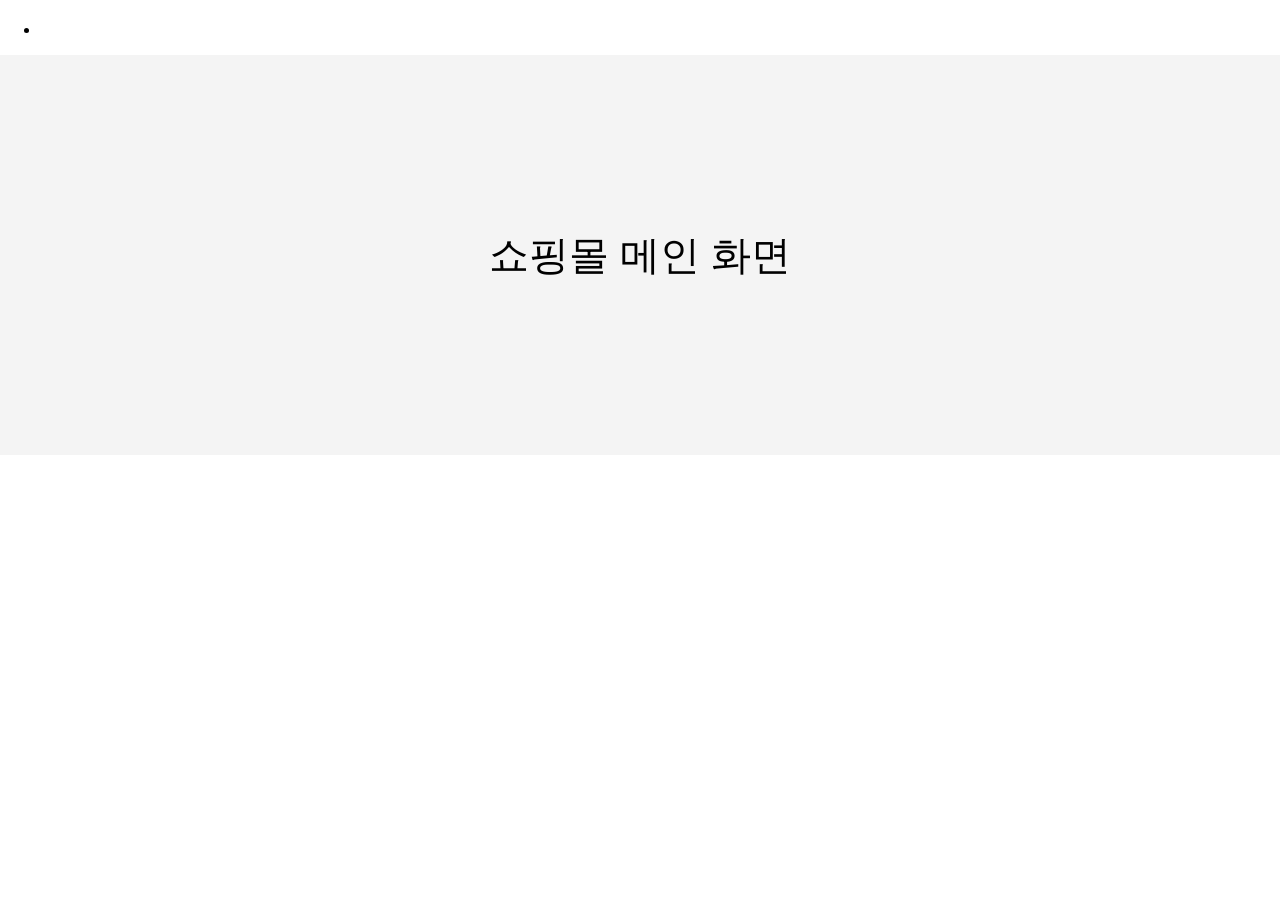
<file: src/main/resources/templates/main/index.html>
<!DOCTYPE html>
<html xmlns:th="http://www.thymeleaf.org">

<head>
    <meta charset="UTF-8">
    <title>쇼핑몰 메인</title>
    <style>
        body {
            margin: 0;
            font-family: Arial;
        }

        .top-menu {
            display: flex;
            justify-content: space-between;
            padding: 20px;
            background-color: #222;
            color: white;
        }

        .top-menu a {
            color: white;
            text-decoration: none;
        }

        .menu ul {
            display: flex;
            list-style: none;
            background-color: #444;
            margin: 0;
            padding: 15px;
        }

        .menu li {
            margin-right: 30px;
        }

        .menu a {
            color: white;
            text-decoration: none;
        }

        .main-banner {
            height: 400px;
            background-color: #f4f4f4;
            display: flex;
            justify-content: center;
            align-items: center;
            font-size: 40px;
        }

        
    </style>

</head>

<body>

<!-- header 
 파일위치가 layout/header
 저 파일에서 다음과 같이 지정된
 <div th:fragment="headerFragment"> 
 headerFragment를 가져와서 index 화면에 붙여라-->
<div th:replace="layout/header :: headerFragment"></div>

<!-- 컨트롤러로 부터 받은 message 값 출력-->
<h1 th:text="${message}"></h1>

<!-- 컨트롤러로 부터 받은 과일의 목록 출력. 주의 : 컨트롤러가 넘긴 것은 배열-->
<ul>
    <li th:each="f : ${fruits}" th:text="${f}">
</ul>

<!-- 메인 배너 -->
<section class="main-banner">
    쇼핑몰 메인 화면
</section>

<!-- footer -->
<div th:replace="layout/footer :: footerFragment"></div>
<script>
</script>
</body>
</html>
</file>
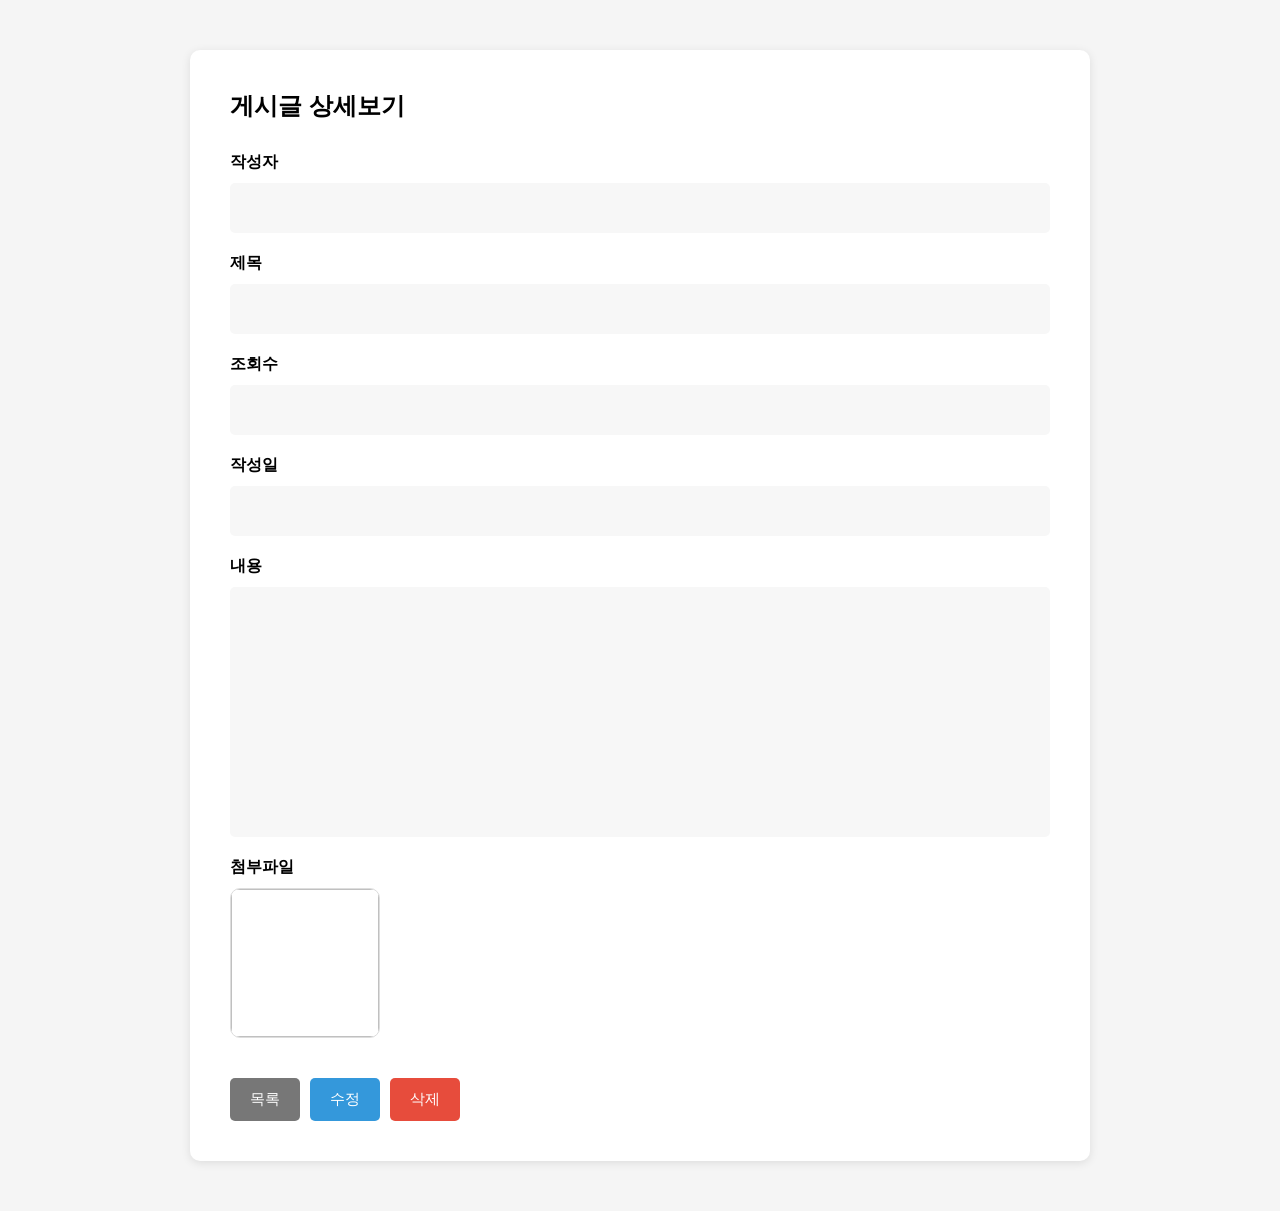
<file: src/main/resources/templates/board/detail.html>
<!DOCTYPE html>
<html xmlns:th="http://www.thymeleaf.org">

<head>
    <meta charset="UTF-8">
    <title>게시글 상세보기</title>

    <style>

        *{
            margin:0;
            padding:0;
            box-sizing:border-box;
        }

        body{
            font-family: Arial, sans-serif;
            background:#f5f5f5;
        }

        .container{
            width:900px;
            margin:50px auto;
            background:white;
            padding:40px;
            border-radius:10px;
            box-shadow:0 2px 10px rgba(0,0,0,0.1);
        }

        h2{
            margin-bottom:30px;
        }

        .info-box{
            margin-bottom:20px;
        }

        .label{
            font-weight:bold;
            margin-bottom:10px;
            display:block;
        }

        .value{
            padding:15px;
            background:#f7f7f7;
            border-radius:5px;
            min-height:50px;
        }

        .content-box{
            min-height:250px;
            white-space:pre-wrap;
        }

        .preview-list{
            display:flex;
            gap:15px;
            flex-wrap:wrap;
            margin-top:10px;
        }

        .preview-item{
            width:150px;
            height:150px;
            border-radius:10px;
            overflow:hidden;
            border:1px solid #ddd;
        }

        .preview-item img{
            width:100%;
            height:100%;
            object-fit:cover;
        }

        .button-area{
            margin-top:40px;
            display:flex;
            gap:10px;
        }

        .button-area a{
            text-decoration:none;
        }

        .list-btn,
        .edit-btn,
        .delete-btn{

            padding:12px 20px;
            border:none;
            border-radius:5px;
            cursor:pointer;
            color:white;
            font-size:15px;
        }

        .list-btn{
            background:#777;
        }

        .edit-btn{
            background:#3498db;
        }

        .delete-btn{
            background:#e74c3c;
        }

    </style>

</head>

<body>

<div th:replace="layout/header :: headerFragment"></div>

<div class="container">

    <h2>게시글 상세보기</h2>

    <!-- 작성자 -->
    <div class="info-box">
        <span class="label">작성자</span>

        <div class="value"
             th:text="${board.writer}">
        </div>
    </div>

    <!-- 제목 -->
    <div class="info-box">
        <span class="label">제목</span>

        <div class="value"
             th:text="${board.title}">
        </div>
    </div>

    <!-- 조회수 -->
    <div class="info-box">
        <span class="label">조회수</span>

        <div class="value"
             th:text="${board.viewCount}">
        </div>
    </div>

    <!-- 작성일 -->
    <div class="info-box">
        <span class="label">작성일</span>

        <div class="value"
             th:text="${#temporals.format(board.createdAt,'yyyy-MM-dd HH:mm')}">
        </div>
    </div>

    <!-- 내용 -->
    <div class="info-box">
        <span class="label">내용</span>

        <div class="value content-box"
             th:text="${board.content}">
        </div>
    </div>

    <!-- 첨부파일 -->
        <div class="info-box" th:if="${board.flist != null and !#lists.isEmpty(board.flist)}">
            <span class="label">첨부파일</span>
            <div class="preview-list">
                            
                <div  th:each="file : ${board.flist}">
                    <div class="preview-item">

                        <!-- 이미지 파일만 출력 -->
                        <img th:if="${#strings.endsWith(
                    file.originalName.toLowerCase(),
                    '.jpg')
                or
                #strings.endsWith(
                    file.originalName.toLowerCase(),
                    '.jpeg')
                or
                #strings.endsWith(
                    file.originalName.toLowerCase(),
                    '.png')
                or
                #strings.endsWith(
                    file.originalName.toLowerCase(),
                    '.gif')}" th:src="@{/download/{id}(id=${file.savedName})}">


                    </div>
                    <div>
                        <!-- 다운로드는 모두 가능. 이전에는 file.id를 넘겼다가 변경 -->
                        <a th:href="@{/download/{id}(id=${file.savedName})}" th:text="${file.originalName}"></a>
                    </div>
                </div>
            </div>
        </div>

    <!-- 버튼 -->
    <div class="button-area">

        <!-- 목록 -->
        <a th:href="@{/boards}">
            <button type="button" class="list-btn">
                목록
            </button>
        </a>

        <!-- 수정 -->
        <a th:href="@{/board/edit/{id}(id=${board.id})}">
            <button type="button" class="edit-btn">
                수정
            </button>
        </a>

        <!-- 삭제 -->
        <a th:href="@{/boards/delete/{id}(id=${board.id})}"
           onclick="return confirm('삭제하시겠습니까?')">

            <button type="button" class="delete-btn">
                삭제
            </button>

        </a>

    </div>

</div>

<div th:replace="layout/footer :: footerFragment"></div>

</body>
</html>
</file>
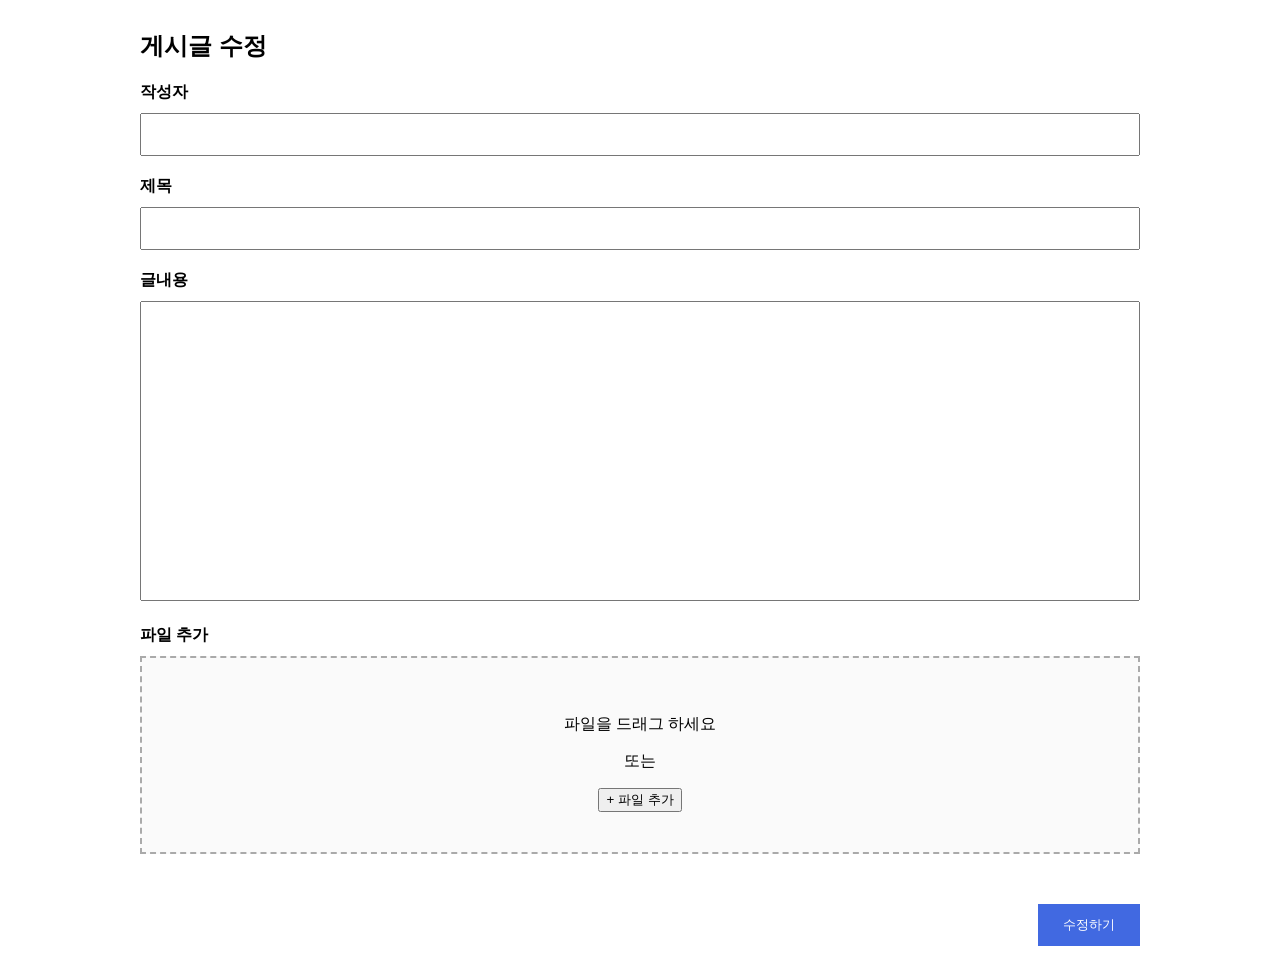
<file: src/main/resources/templates/board/edit.html>
<!DOCTYPE html>
<html xmlns:th="http://www.thymeleaf.org">

<head>
    <meta charset="UTF-8">
    <title>게시글 수정</title>
    <style>
        body {
            font-family: Arial;
            margin: 0;
            padding: 0;
        }

        .container {
            width: 1000px;
            margin: 30px auto;
        }

        .form-group {
            margin-bottom: 20px;
        }

        .form-group label {
            display: block;
            margin-bottom: 10px;
            font-weight: bold;
        }

        .form-group input,
        .form-group textarea {
            width: 100%;
            padding: 12px;
            box-sizing: border-box;
        }

        textarea {
            height: 300px;
            resize: none;
        }

        .file-area {
            border: 2px dashed #aaa;
            padding: 40px;
            text-align: center;
            background-color: #fafafa;
        }

        .file-area.dragover {
            background-color: #e8f0ff;
            border-color: royalblue;
        }

        .button-area {
            margin-top: 30px;
            text-align: right;
        }

        .save-btn {
            padding: 12px 25px;
            background-color: royalblue;
            color: white;
            border: none;
            cursor: pointer;
        }

        .add-file-btn {
            margin-top: 10px;
            padding: 8px 15px;
            cursor: pointer;
        }

        .preview-list {
            display: flex;
            flex-wrap: wrap;
            margin-top: 20px;
            gap: 10px;
        }

        .preview-item {
            position: relative;
            width: 120px;
            height: 120px;
            border: 1px solid #ddd;
            border-radius: 8px;
            overflow: hidden;
        }

        .preview-item img {
            width: 100%;
            height: 100%;
            object-fit: cover;
        }

        .remove-btn {
            position: absolute;
            top: 5px;
            right: 5px;
            background: rgba(0, 0, 0, 0.6);
            color: white;
            border: none;
            border-radius: 50%;
            width: 22px;
            height: 22px;
            cursor: pointer;
            font-size: 14px;
        }
    </style>
</head>

<body>

    <div th:replace="layout/header :: headerFragment"></div>

    <div class="container">

        <h2>게시글 수정</h2>

        <!-- 수정은 PUT 또는 POST + hidden id -->
        <form th:action="@{/boards/update}" method="post" enctype="multipart/form-data">

            <!-- 중요 수정할 아이디를 넘겨야 한다. 이럴때는 다음과 같이 변수를 만들어 넘긴다-->
            <input type="hidden" name="id" th:value="${board.id}">

            <!-- 작성자 -->
            <div class="form-group">
                <label>작성자</label>
                <input type="text" name="writer" th:value="${board.writer}" readonly>
            </div>

            <!-- 제목 -->
            <div class="form-group">
                <label>제목</label>
                <input type="text" name="title" th:value="${board.title}">
            </div>

            <!-- 내용 -->
            <div class="form-group">
                <label>글내용</label>
                <textarea name="content" th:text="${board.content}"></textarea>
            </div>

            <!-- 기존 첨부파일 -->
            <!-- <div class="form-group">
            <label>기존 첨부파일</label>

            <div class="preview-list">

                <div class="preview-item"
                     th:each="file, stat : ${board.files}">

                    <img th:src="@{${file.url}}">

                    기존 파일 삭제용 -->
            <!-- <button type="button"
                            class="remove-btn"
                            th:onclick="|removeExistingFile(${file.id})|">
                        x
                    </button>

                     삭제 대상 hidden 
                    <input type="hidden" name="deleteFileIds" class="deleteFileInput">
                </div>

            </div>
        </div> -->

            <!-- 새 파일 업로드 -->
            <div class="form-group">

                <label>파일 추가</label>

                <div class="file-area" id="dropZone">
                    <p>파일을 드래그 하세요</p>
                    <p>또는</p>

                    <input type="file" id="fileInput" multiple accept="image/*" hidden>

                    <button type="button" onclick="document.getElementById('fileInput').click()">
                        + 파일 추가
                    </button>
                </div>

                <div id="previewList" class="preview-list"></div>
            </div>

            <div class="button-area">
                <button type="submit" class="save-btn">수정하기</button>
            </div>

        </form>

    </div>

    <div th:replace="layout/footer :: footerFragment"></div>

    <script>
        let selectedFiles = [];

        const fileInput = document.getElementById("fileInput");
        const dropZone = document.getElementById("dropZone");
        const previewList = document.getElementById("previewList");

        fileInput.addEventListener("change", e => addFiles(e.target.files));

        dropZone.addEventListener("dragover", e => e.preventDefault());

        dropZone.addEventListener("drop", e => {
            e.preventDefault();
            addFiles(e.dataTransfer.files);
        });

        function addFiles(files) {
            for (let file of files) {
                if (!file.type.startsWith("image/")) continue;
                selectedFiles.push(file);
            }
            syncInput();
            renderPreview();
        }

        function syncInput() {
            const dataTransfer = new DataTransfer();
            selectedFiles.forEach(file => dataTransfer.items.add(file));
            fileInput.files = dataTransfer.files;
        }

        function renderPreview() {
            previewList.innerHTML = "";

            selectedFiles.forEach((file, index) => {
                const url = URL.createObjectURL(file);

                const div = document.createElement("div");
                div.classList.add("preview-item");

                div.innerHTML = `
                <img src="${url}">
                <button type="button" class="remove-btn" onclick="removeFile(${index})">x</button>
            `;

                previewList.appendChild(div);
            });
        }

        function removeFile(index) {
            selectedFiles.splice(index, 1);
            syncInput();
            renderPreview();
        }

        // 기존 파일 삭제 처리
        function removeExistingFile(fileId) {
            // UI에서 숨김 처리
            event.target.closest(".preview-item").style.display = "none";

            // 삭제 ID hidden 추가
            const input = document.createElement("input");
            input.type = "hidden";
            input.name = "deleteFileIds";
            input.value = fileId;

            document.querySelector("form").appendChild(input);
        }
    </script>

</body>

</html>
</file>
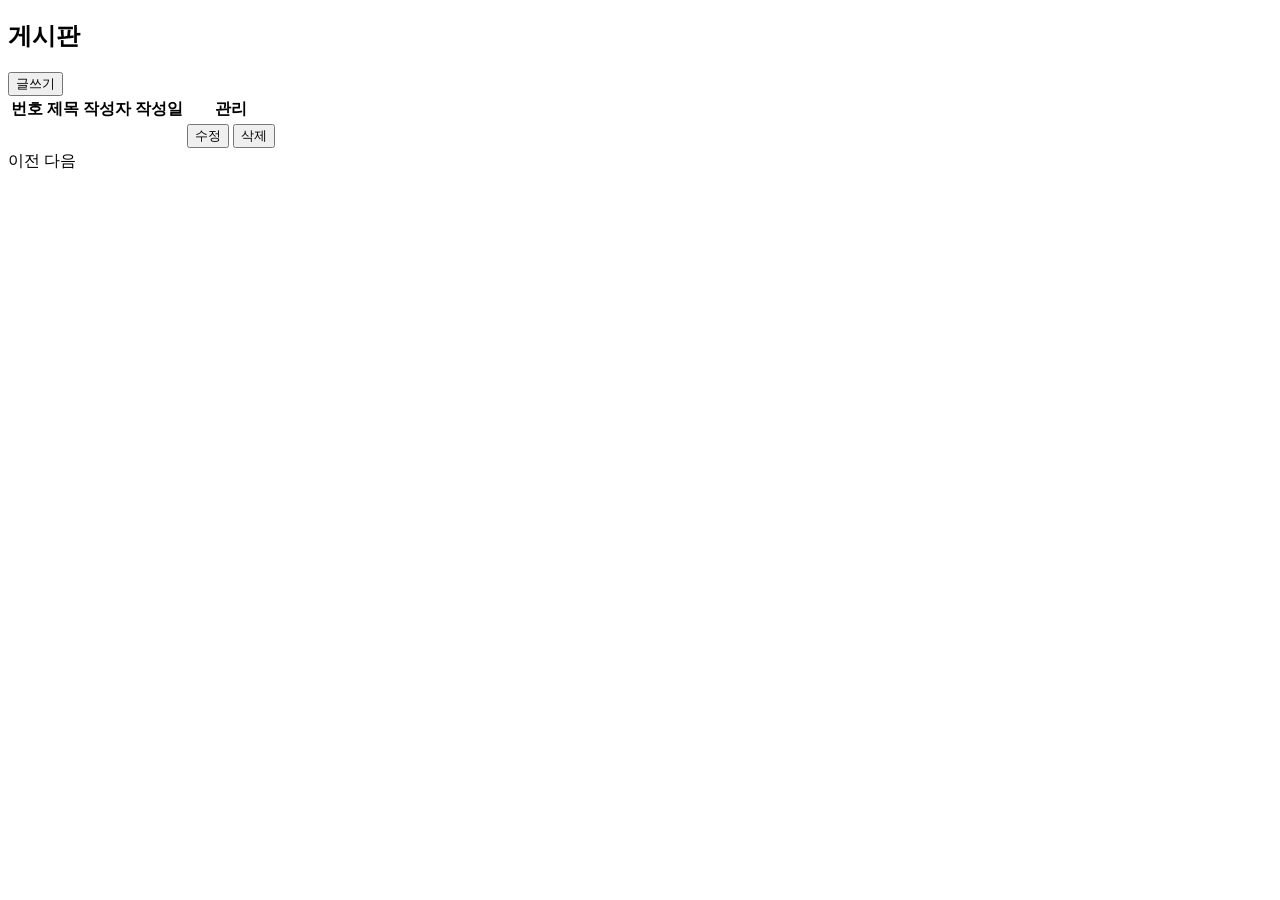
<file: src/main/resources/templates/board/list.html>
<!DOCTYPE html>
<html xmlns:th="http://www.thymeleaf.org">

<head>
    <meta charset="UTF-8">
    <title>게시판</title>

    <link rel="stylesheet" th:href="@{/css/common.css}">
    <link rel="stylesheet" th:href="@{/css/board.css}">
</head>

<body>

    <!-- header -->
    <div th:replace="layout/header :: headerFragment"></div>

    <div class="container">

        <div class="top-area">

            <h2>게시판</h2>
              <!-- 클라이언트 요청 중 <a> location.href 2개 습득
               이 2개는 모두 get방식입니다. -->
            <button class="write-btn" onclick="location.href='/boards/write'">
                글쓰기
            </button>

        </div>

        <table>

            <thead>
                <tr>
                    <th>번호</th>
                    <th>제목</th>
                    <th>작성자</th>
                    <th>작성일</th>
                    <th>관리</th>
                </tr>
            </thead>

            <tbody>                    
                <!-- 컨트롤러가 boards 변수로 리스트를 넘겼다.
                 타임리프가 boards 사이즈만큼 반복해서 tr을 만든다.-->
                <tr th:each="board : ${boards}"> <!-- boards의 값을 가져와서 
                    board변수에 저장. board변수는 boardVO 객체의 주소-->
                    <td th:text="${board.id}"></td> <!-- id는 vo객체 getter-->
                    <td>
                        <a th:href="@{/boards/{id}(id=${board.id})}" th:text="${board.title}">
                    </td>
                    <td th:text="${board.writer}"></td>
                    <td th:text="${board.createdAt}"></td>
                    <td>
                        <button class="action-btn edit-btn"
                        th:onclick="|location.href='/boards/edit/${board.id}'|">수정</button>
                        <button class="action-btn delete-btn"
                        th:onclick="|deleteBoard(${board.id})|">삭제</button>

                     <!-- 클라이언트에서 흐름은 .. 요청자원  메서드  파라미터
                      href='boards/delete/${board.id}' 
                      href='boards/delete?id={id}(id=${board.id})'
                      <a href= 'boards/delete?id={id}(id=${board.id}'

                      js   fetch  요청, 메서드, 파라미터
                     -->
                   
                    </td>
                </tr>
            </tbody>
        </table>

        <!-- 페이징 -->
        <div class="paging">

            <a th:if="${pageVO.prev}" th:href="@{boards(page=${pageVO.startPage-1})}">이전</a>
            <th:block
                th:each="num : ${#numbers.sequence(pageVO.startPage, pageVO.endPage)}">
                <a th:href="@{boards(page=${num})}"
                    th:text="${num}"
                    th:classappend="${pageVO.page == num} ? 'active'"></a>
            </th:block>
            <a th:if="${pageVO.next}" th:href="@{boards(page=${pageVO.endPage+1})}">다음</a>

        </div>

    </div>

    <div th:replace="layout/footer :: footerFragment"></div>

    <script>

        function deleteBoard(id) {
            const result = confirm("삭제하시겠습니까?");  //confirm 버튼 y / n
            if (result) {
                location.href = "/boards/delete/" + id;
            }
        }

    </script>

</body>

</html>
</file>
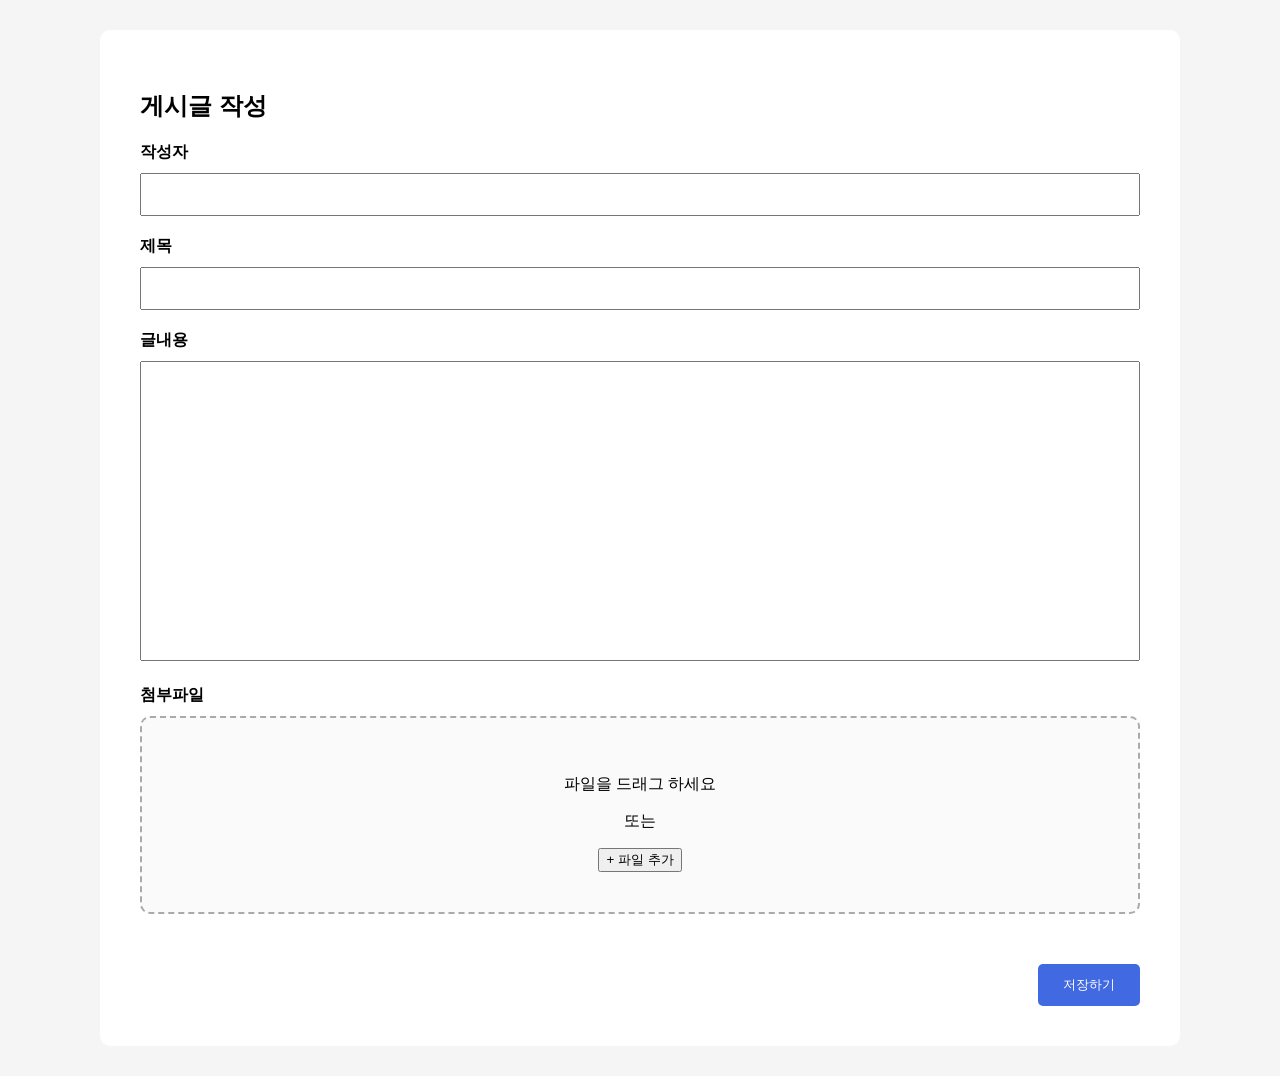
<file: src/main/resources/templates/board/write.html>
<!DOCTYPE html>
<html xmlns:th="http://www.thymeleaf.org">

<head>
    <meta charset="UTF-8">
    <title>게시글 작성</title>

    <style>

        body {
            font-family: Arial;
            margin: 0;
            padding: 0;
            background: #f5f5f5;
        }

        .container {
            width: 1000px;
            margin: 30px auto;
            background: white;
            padding: 40px;
            border-radius: 10px;
        }

        .form-group {
            margin-bottom: 20px;
        }

        .form-group label {
            display: block;
            margin-bottom: 10px;
            font-weight: bold;
        }

        .form-group input,
        .form-group textarea {
            width: 100%;
            padding: 12px;
            box-sizing: border-box;
        }

        textarea {
            height: 300px;
            resize: none;
        }

        .file-area {
            border: 2px dashed #aaa;
            padding: 40px;
            text-align: center;
            background-color: #fafafa;
            border-radius: 10px;
        }

        .file-area.dragover {
            background-color: #e8f0ff;
            border-color: royalblue;
        }

        .button-area {
            margin-top: 30px;
            text-align: right;
        }

        .save-btn {
            padding: 12px 25px;
            background-color: royalblue;
            color: white;
            border: none;
            cursor: pointer;
            border-radius: 5px;
        }

        .preview-list {
            display: flex;
            flex-wrap: wrap;
            margin-top: 20px;
            gap: 10px;
        }

        .preview-item {
            position: relative;
            width: 120px;
            height: 120px;
            border: 1px solid #ddd;
            border-radius: 8px;
            overflow: hidden;
            background: white;
        }

        .preview-item img {
            width: 100%;
            height: 100%;
            object-fit: cover;
        }

        .remove-btn {
            position: absolute;
            top: 5px;
            right: 5px;
            background: rgba(0,0,0,0.6);
            color: white;
            border: none;
            border-radius: 50%;
            width: 22px;
            height: 22px;
            cursor: pointer;
            font-size: 14px;
        }

        .file-list {
            margin-top: 20px;
        }

        .file-item {
            display: flex;
            justify-content: space-between;
            align-items: center;
            padding: 10px;
            background: #f7f7f7;
            border-radius: 5px;
            margin-bottom: 10px;
        }

        .file-name {
            overflow: hidden;
            text-overflow: ellipsis;
        }

        .file-remove-btn {
            background: #e74c3c;
            color: white;
            border: none;
            padding: 5px 10px;
            border-radius: 5px;
            cursor: pointer;
        }

    </style>

</head>

<body>

<div th:replace="layout/header :: headerFragment"></div>

<div class="container">

    <h2>게시글 작성</h2>

    <form th:action="@{/boards}"
          method="post"
          enctype="multipart/form-data"> <!--꼭 써야한다. 안 그러면 메타데이터가 안 올라간다.-->

        <!-- 작성자 -->
        <div class="form-group">
            <label>작성자</label>
            <input type="text" name="writer">
        </div>

        <!-- 제목 -->
        <div class="form-group">
            <label>제목</label>
            <input type="text" name="title">
        </div>

        <!-- 내용 -->
        <div class="form-group">
            <label>글내용</label>
            <textarea name="content"></textarea>
        </div>

        <!-- 첨부파일 -->
        <div class="form-group">

            <label>첨부파일</label>

            <div class="file-area" id="dropZone">

                <p>파일을 드래그 하세요</p>
                <p>또는</p>

                <input type="file"
                       id="fileInput"
                       multiple
                       name="files"
                       hidden>

                <button type="button"
                        onclick="document.getElementById('fileInput').click()">
                    + 파일 추가
                </button>

            </div>

            <!-- 이미지 미리보기 -->
            <div id="previewList" class="preview-list"></div>

            <!-- 일반 파일 목록 -->
            <div id="fileList" class="file-list"></div>

        </div>

        <!-- 저장 버튼 -->
        <div class="button-area">

            <button type="submit" class="save-btn">
                저장하기
            </button>

        </div>

    </form>

</div>

<div th:replace="layout/footer :: footerFragment"></div>

<script>

    let selectedFiles = [];

    const fileInput = document.getElementById("fileInput");
    const dropZone = document.getElementById("dropZone");
    const previewList = document.getElementById("previewList");
    const fileList = document.getElementById("fileList");

    // 파일 선택
    fileInput.addEventListener("change", function(e) {

        addFiles(e.target.files);

    });

    // 드래그 오버
    dropZone.addEventListener("dragover", function(e) {

        e.preventDefault();
        dropZone.classList.add("dragover");

    });

    // 드래그 떠남
    dropZone.addEventListener("dragleave", function() {

        dropZone.classList.remove("dragover");

    });

    // 드롭
    dropZone.addEventListener("drop", function(e) {

        e.preventDefault();

        dropZone.classList.remove("dragover");

        addFiles(e.dataTransfer.files);

    });

    // 파일 추가
    function addFiles(files) {

        for (let file of files) {

            selectedFiles.push(file);

        }

        syncInput();
        renderFiles();
    }

    // input 동기화
    function syncInput() {

        const dataTransfer = new DataTransfer();

        selectedFiles.forEach(file => {
            dataTransfer.items.add(file);
        });

        fileInput.files = dataTransfer.files;
    }

    // 화면 출력
    function renderFiles() {

        previewList.innerHTML = "";
        fileList.innerHTML = "";

        selectedFiles.forEach((file, index) => {

            // 이미지 파일
            if (file.type.startsWith("image/")) {

                const imgUrl = URL.createObjectURL(file);

                const div = document.createElement("div");

                div.classList.add("preview-item");

                div.innerHTML = `
                    <img src="${imgUrl}">
                    <button type="button"
                            class="remove-btn"
                            onclick="removeFile(${index})">
                        x
                    </button>
                `;

                previewList.appendChild(div);

            } else {

                // 일반 파일

                const div = document.createElement("div");

                div.classList.add("file-item");

                div.innerHTML = `
                    <span class="file-name">
                        ${file.name}
                    </span>

                    <button type="button"
                            class="file-remove-btn"
                            onclick="removeFile(${index})">

                        삭제

                    </button>
                `;

                fileList.appendChild(div);
            }

        });

    }

    // 삭제
    function removeFile(index) {

        selectedFiles.splice(index, 1);

        syncInput();
        renderFiles();

    }

</script>

</body>

</html>
</file>
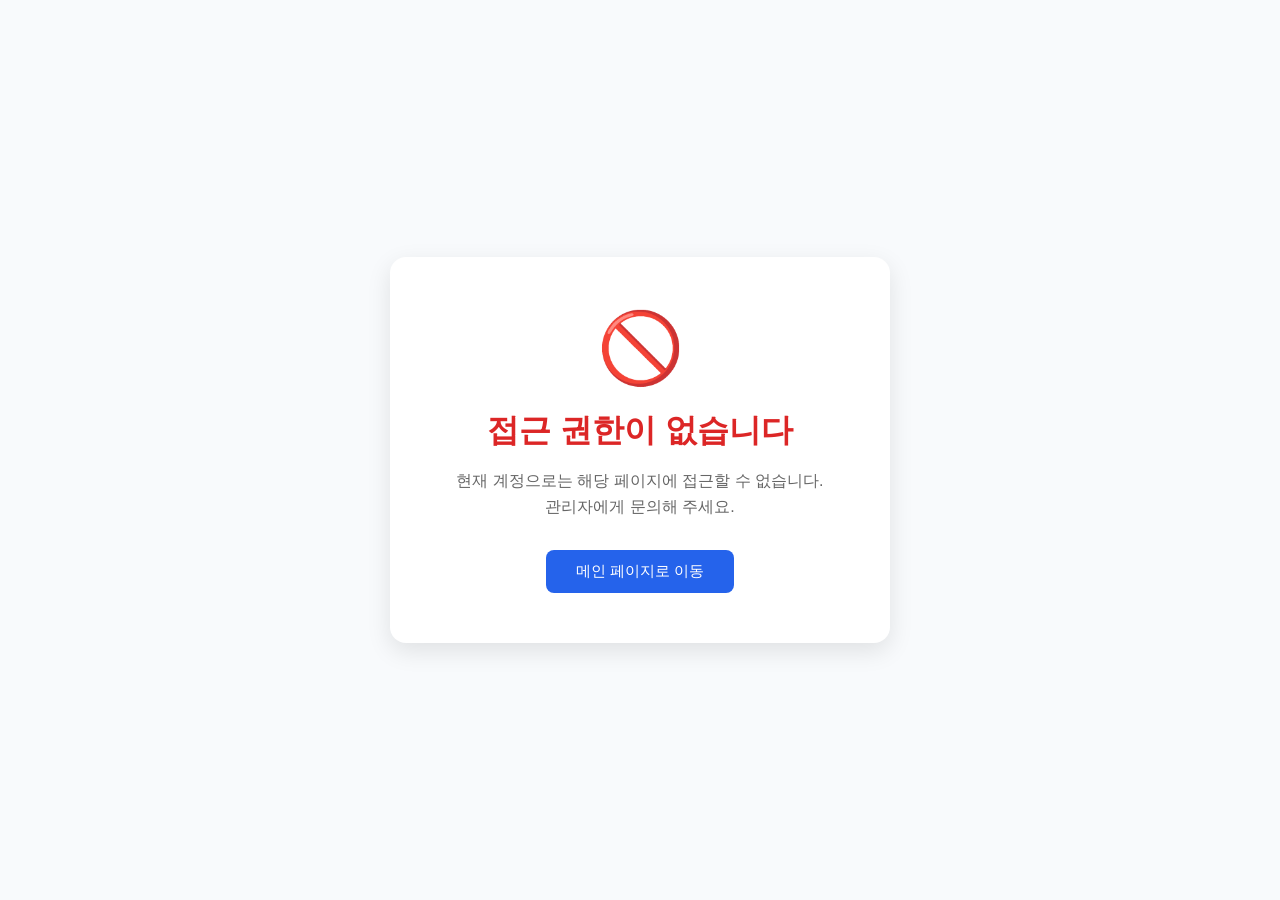
<file: src/main/resources/templates/error/accessDenied.html>
<!DOCTYPE html>
<html lang="ko">
<head>
    <meta charset="UTF-8">
    <title>접근 권한 없음</title>

    <style>
        * {
            margin: 0;
            padding: 0;
            box-sizing: border-box;
        }

        body {
            height: 100vh;
            display: flex;
            justify-content: center;
            align-items: center;
            background: #f8fafc;
            font-family: "Pretendard", sans-serif;
        }

        .error-container {
            width: 500px;
            background: white;
            text-align: center;
            padding: 50px;
            border-radius: 16px;
            box-shadow: 0 8px 25px rgba(0,0,0,0.1);
        }

        .error-icon {
            font-size: 70px;
            margin-bottom: 20px;
        }

        h1 {
            color: #dc2626;
            margin-bottom: 15px;
        }

        p {
            color: #666;
            margin-bottom: 30px;
            line-height: 1.6;
        }

        button {
            padding: 12px 30px;
            background: #2563eb;
            color: white;
            border: none;
            border-radius: 8px;
            cursor: pointer;
            font-size: 15px;
            transition: 0.3s;
        }

        button:hover {
            background: #1d4ed8;
        }
    </style>
</head>
<body>

<div class="error-container">
    <div class="error-icon">🚫</div>

    <h1>접근 권한이 없습니다</h1>

    <p>
        현재 계정으로는 해당 페이지에 접근할 수 없습니다.<br>
        관리자에게 문의해 주세요.
    </p>

    <button onclick="location.href='/'">
        메인 페이지로 이동
    </button>
</div>

<script>
    const params = new URLSearchParams(location.search);

    if (params.get("error") === "noPermission") {
        alert("접근 권한이 없습니다.");
    }
</script>

</body>
</html>
</file>
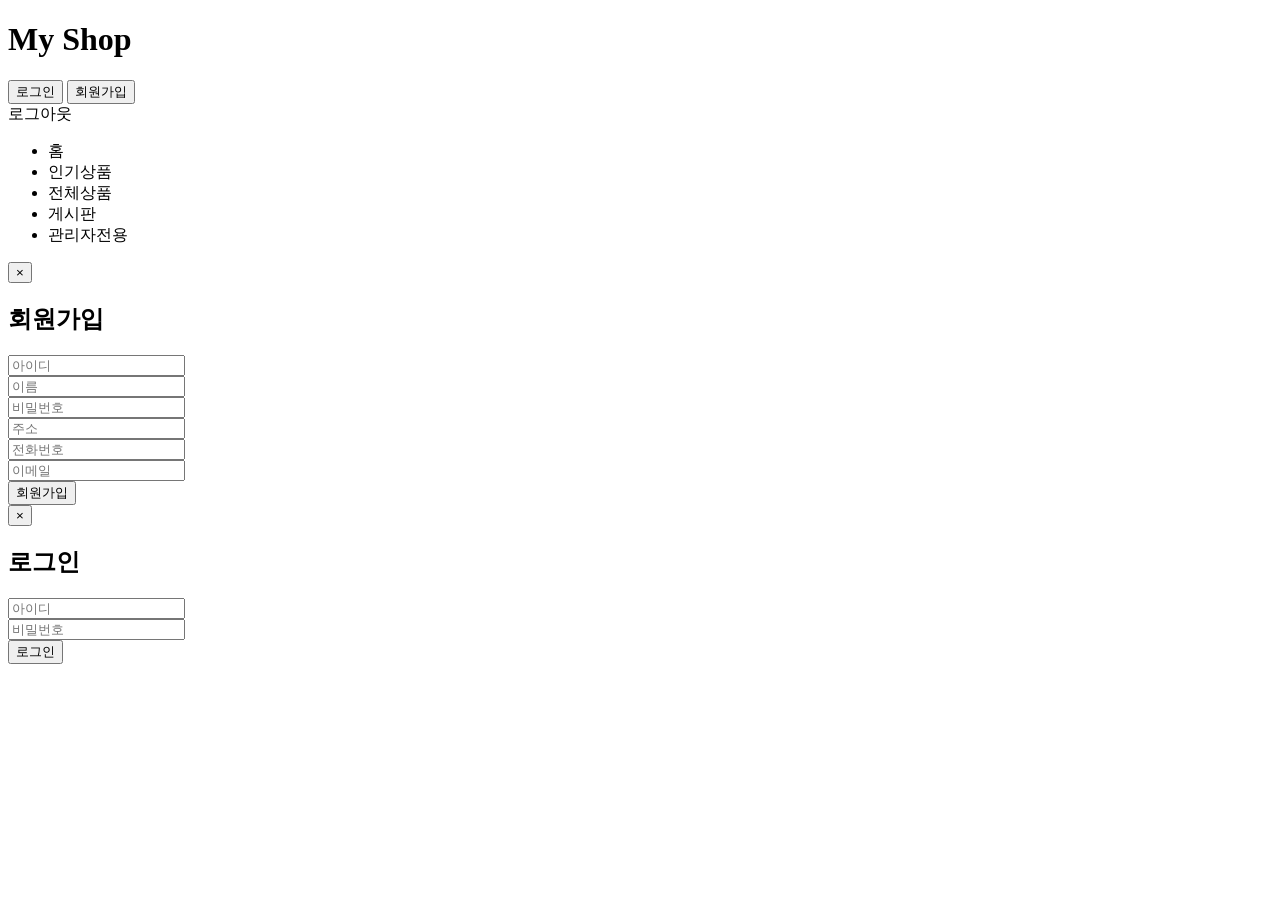
<file: src/main/resources/templates/layout/header.html>
<!DOCTYPE html>
<html xmlns:sec="http://www.thymeleaf.org/extras/spring-security">
<!-- 위 코드는 스프링 시큐리티의 인증받은 객체에 접근할 수 있다. -->
<style>
    

</style>
<body>

    <div th:fragment="headerFragment">
        <header>

            <link rel="stylesheet" th:href="@{/css/header.css}">

            <div class="top-menu">

                <h1>
                    <a th:href="@{/}">My Shop</a>
                </h1>

                <!-- 로그인한 정보가 없다면 false -->
                <div sec:authorize="isAnonymous()">
                    <button type="button" id="loginBtn">로그인</button>
                    <button type="button" id="joinBtn">회원가입</button>
                </div>

                <!-- 로그인한 정보가 있다면 true -->
                <div sec:authorize="isAuthenticated()">
                    <a th:href="@{/logout}">로그아웃</a>
                </div>

            </div>

            <nav class="menu">
                <ul>
                    <li><a th:href="@{/}">홈</a></li>
                    <li><a th:href="@{/products/popular}">인기상품</a></li>
                    <li><a th:href="@{/products}">전체상품</a></li>
                    <li><a th:href="@{/boards}">게시판</a></li>
                    <li><a th:href="@{/managers}">관리자전용</a></li>
                    <!-- method, parameter check-->
                </ul>
            </nav>

        </header>
        <div id="joinModal" class="modal">

            <div class="modal-content">

                <button type="button" id="closeJoinBtn">&times;</button>

                <h2>회원가입</h2>

                <form th:action="@{/members}" method="post">

                    <div>
                        <input type="text" name="loginId" placeholder="아이디">
                    </div>

                    <div>
                        <input type="text" name="name" placeholder="이름">
                    </div>

                    <div>
                        <input type="password" name="password" placeholder="비밀번호">
                    </div>

                    <div>
                        <input type="text" name="address" placeholder="주소">
                    </div>

                    <div>
                        <input type="text" name="phone" placeholder="전화번호">
                    </div>

                    <div>
                        <input type="email" name="email" placeholder="이메일">
                    </div>

                    <button type="submit">회원가입</button>

                </form>

            </div>

        </div>

        <div id="loginModal" class="modal">

            <div class="modal-content">

                <button type="button" id="closeLoginBtn">&times;</button>

                <h2>로그인</h2>
                <!-- 클라이언요청 post방식, 파라미터 있는 경우. 시작
                 1. form 태그로 감싸 있어야 합니다. 
                 2. 로그인 버튼을 누르면 submit액션이 일어나고 
                    th:action 에서 지정된 /login으로 요청하게 됩니다.
                 3. 이때 메서드는 post입니다.
                 4. 파라미터는  <input 태그의 name속성이 파라미터 변수입니다.-->
                <form th:action="@{/login}" method="post">
                    <div>
                        <input type="text" name="username" placeholder="아이디">
                    </div>
                    <div>
                        <input type="password" name="password" placeholder="비밀번호">
                    </div>
                    <button type="submit">로그인</button>
                </form>
                <!-- 클라이언요청 post방식, 파라미터 있는 경우. 끝-->

            </div>

        </div>



        <script>

            const loginBtn = document.getElementById("loginBtn");
            const joinBtn = document.getElementById("joinBtn");
            const closeJoinBtn = document.getElementById("closeJoinBtn");
            const closeLoginBtn = document.getElementById("closeLoginBtn");

            if (loginBtn) {
                loginBtn.addEventListener("click", openLogin);
            }

            if (joinBtn) {
                joinBtn.addEventListener("click", openJoin);
            }

            if (closeJoinBtn) {
                closeJoinBtn.addEventListener("click", closeJoin);
            }

            if (closeLoginBtn) {
                closeLoginBtn.addEventListener("click", closeLogin);
            }

            function openLogin() {
                document.getElementById("loginModal").style.display = "block";
            }

            function closeLogin() {
                document.getElementById("loginModal").style.display = "none";
            }

            function openJoin() {
                document.getElementById("joinModal").style.display = "block";
            }

            function closeJoin() {
                document.getElementById("joinModal").style.display = "none";
            }

        </script>

    </div>

</body>

</html>
</file>
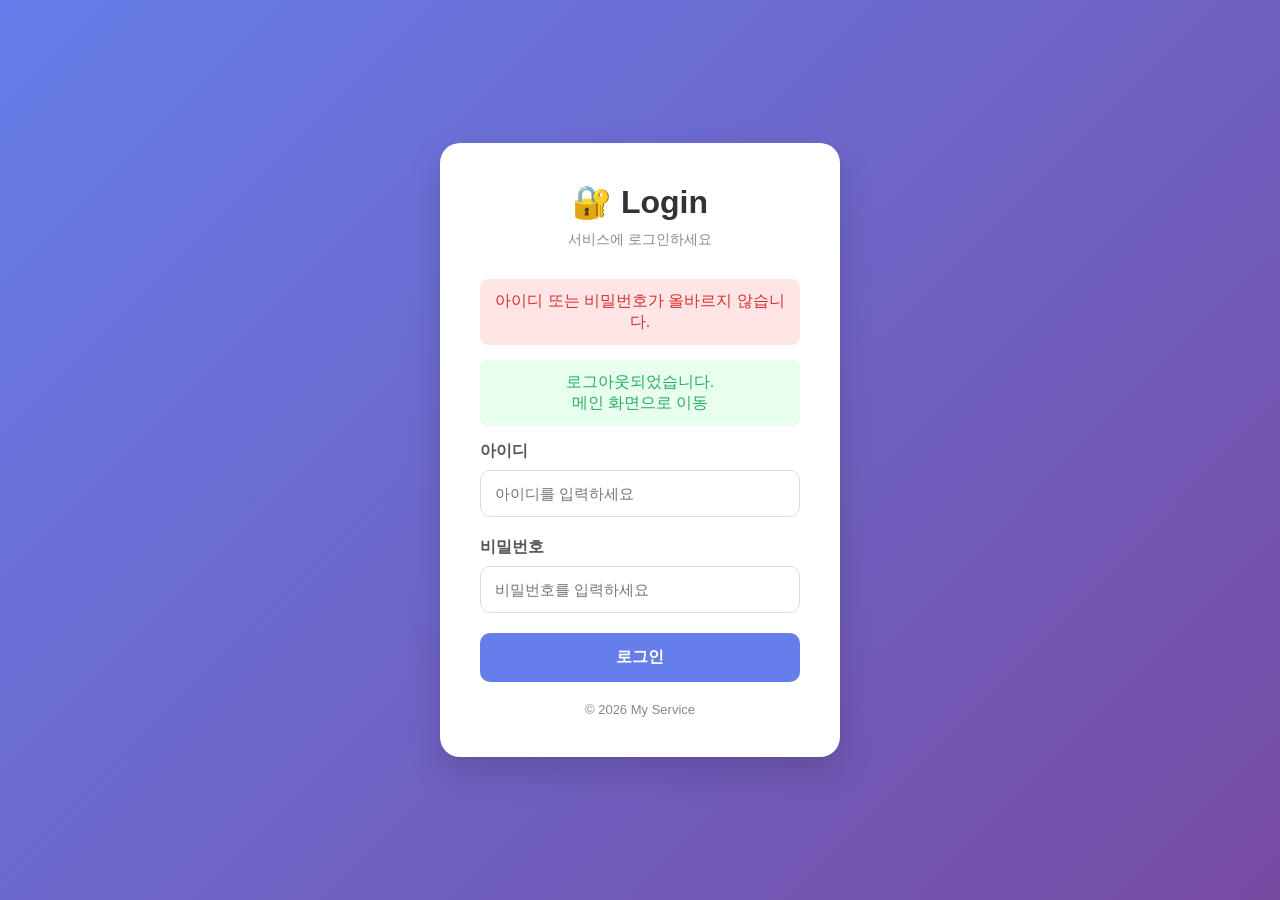
<file: src/main/resources/templates/login/login.html>
<!DOCTYPE html>
<html lang="ko" xmlns:th="http://www.thymeleaf.org">

<head>
    <meta charset="UTF-8">
    <meta name="viewport" content="width=device-width, initial-scale=1.0">
    <title>로그인</title>

    <style>
        * {
            margin: 0;
            padding: 0;
            box-sizing: border-box;
            font-family: "Pretendard", sans-serif;
        }

        body {
            height: 100vh;
            display: flex;
            justify-content: center;
            align-items: center;
            background: linear-gradient(135deg,
                    #667eea 0%,
                    #764ba2 100%);
        }

        .login-container {
            width: 400px;
            background: white;
            border-radius: 20px;
            padding: 40px;
            box-shadow: 0 15px 35px rgba(0, 0, 0, 0.15);
        }

        .login-title {
            text-align: center;
            margin-bottom: 30px;
        }

        .login-title h1 {
            color: #333;
            margin-bottom: 10px;
        }

        .login-title p {
            color: #888;
            font-size: 14px;
        }

        .input-group {
            margin-bottom: 20px;
        }

        .input-group label {
            display: block;
            margin-bottom: 8px;
            color: #555;
            font-weight: 600;
        }

        .input-group input {
            width: 100%;
            padding: 14px;
            border: 1px solid #ddd;
            border-radius: 10px;
            font-size: 15px;
            transition: 0.3s;
        }

        .input-group input:focus {
            outline: none;
            border-color: #667eea;
            box-shadow: 0 0 8px rgba(102, 126, 234, 0.3);
        }

        .login-btn {
            width: 100%;
            padding: 14px;
            border: none;
            border-radius: 10px;
            background: #667eea;
            color: white;
            font-size: 16px;
            font-weight: bold;
            cursor: pointer;
            transition: 0.3s;
        }

        .login-btn:hover {
            background: #5563d6;
        }

        .error-message {
            margin-bottom: 15px;
            padding: 12px;
            border-radius: 8px;
            background: #ffe5e5;
            color: #d63031;
            text-align: center;
        }

        .logout-message {
            margin-bottom: 15px;
            padding: 12px;
            border-radius: 8px;
            background: #e8fff0;
            color: #27ae60;
            text-align: center;
        }

        .footer {
            text-align: center;
            margin-top: 20px;
            color: #888;
            font-size: 13px;
        }
    </style>
</head>

<body>

    <div class="login-container">

        <div class="login-title">
            <h1>🔐 Login</h1>
            <p>서비스에 로그인하세요</p>
        </div>

        <div th:if="${param.error}" class="error-message">
            아이디 또는 비밀번호가 올바르지 않습니다.
        </div>

        <div th:if="${param.logout}" class="logout-message">
            <p>로그아웃되었습니다.</p>

            <div class="logout-actions">
                <a th:href="@{/}" class="home-btn">
                    메인 화면으로 이동
                </a>
            </div>
        </div>
      
        <form th:action="@{/login}" method="post">

            <div class="input-group">
                <label>아이디</label>
                <input type="text" name="username" placeholder="아이디를 입력하세요" required>
            </div>

            <div class="input-group">
                <label>비밀번호</label>
                <input type="password" name="password" placeholder="비밀번호를 입력하세요" required>
            </div>

            <button type="submit" class="login-btn">
                로그인
            </button>

        </form>

        <div class="footer">
            © 2026 My Service
        </div>

    </div>

</body>

</html>
<script>
    const params = new URLSearchParams(location.search);
    //alert(params)
    if (params.get("message") === "needLogin") {
        if (!confirm("로그인이 필요한 서비스입니다.\n로그인 페이지로 이동하시겠습니까?")) {
            history.back();
        }
    } 
</script>
</file>
